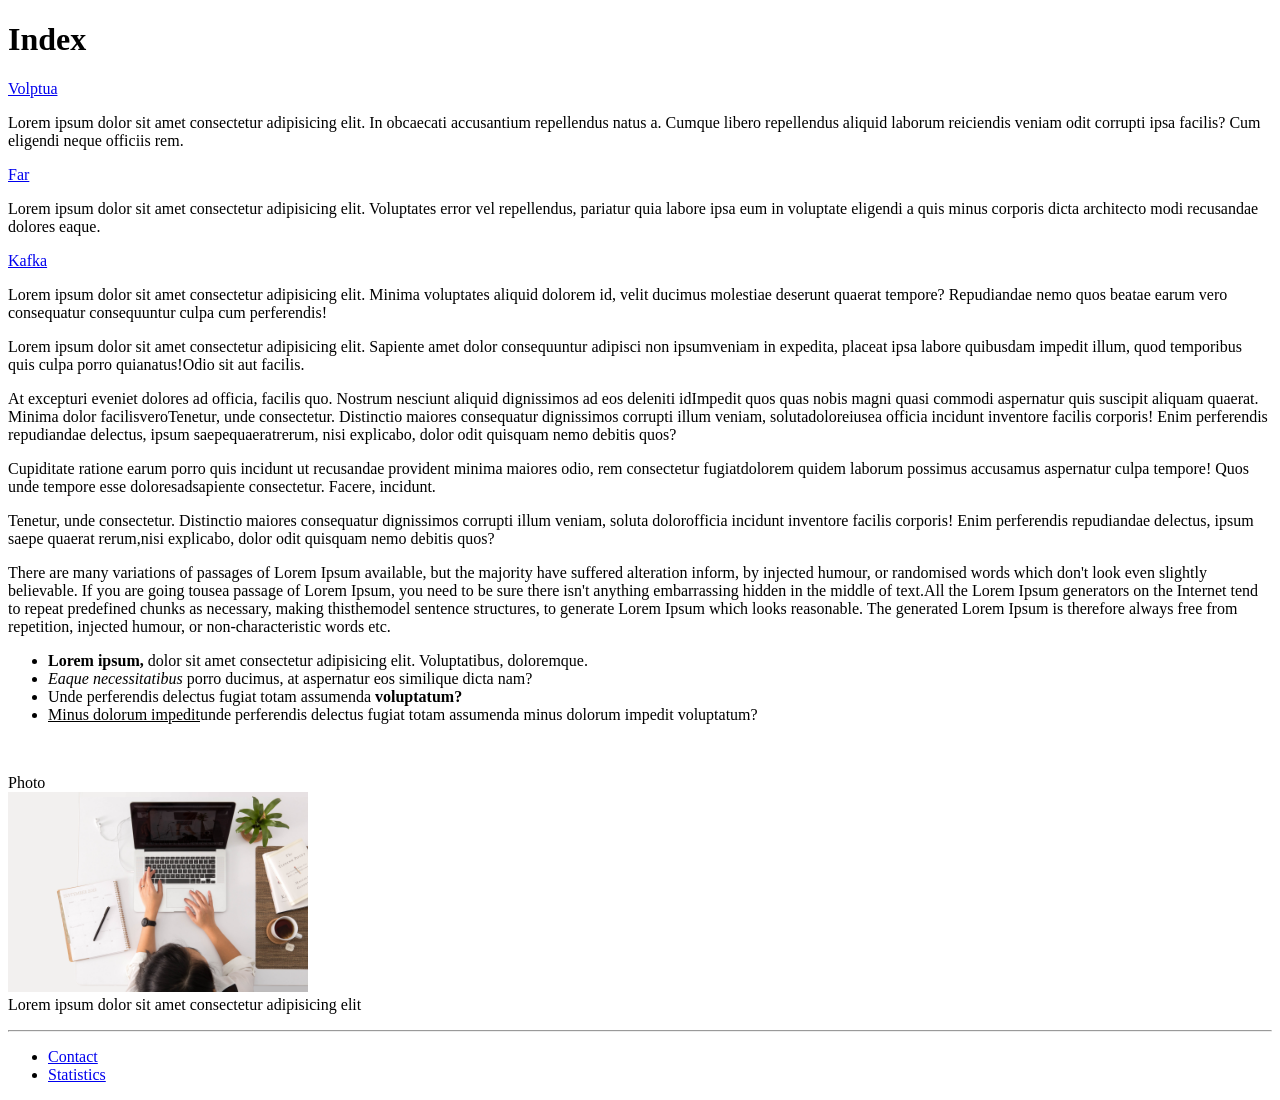
<file: Assignment_GeorgianaMiron_1/Index.html>
<!DOCTYPE html>
<html lang="en">

<head>
    <meta charset="UTF-8">
    <meta http-equiv="X-UA-Compatible" content="IE=edge">
    <meta name="viewport" content="width=device-width, initial-scale=1.0">
    <title>Index</title>
</head>

<body>
    <h1>Index</h1>
    <div id="some-id">  <!-- ca sa scrollam pe pagina la click-->
        <p>
            <a href="#voluptua">Volptua</a>
        <div id="voluptua">
            Lorem ipsum dolor sit amet consectetur adipisicing elit. In obcaecati accusantium repellendus natus a.
            Cumque libero repellendus aliquid laborum reiciendis veniam odit corrupti ipsa facilis? Cum eligendi neque
            officiis rem.
        </div>
        </p>
        <p>
            <a href="#far">Far</a>
        <div id="far">
            Lorem ipsum dolor sit amet consectetur adipisicing elit. Voluptates error vel repellendus, pariatur quia
            labore ipsa eum in voluptate eligendi a quis minus corporis dicta architecto modi recusandae dolores eaque.
        </div>
        </p>
        <p>
            <a href="#kafka">Kafka</a>
        <div id="kafka">
            Lorem ipsum dolor sit amet consectetur adipisicing elit. Minima voluptates aliquid dolorem id, velit ducimus
            molestiae deserunt quaerat tempore? Repudiandae nemo quos beatae earum vero consequatur consequuntur culpa
            cum perferendis!
        </div>
        </p>
    </div>
<!-- ca sa scrollam pe pagina la click-->



    <div>
        <p>
            Lorem ipsum dolor sit amet consectetur adipisicing elit. Sapiente amet dolor consequuntur adipisci non
            ipsumveniam in expedita, placeat ipsa labore quibusdam impedit illum, quod temporibus quis culpa porro
            quianatus!Odio sit aut facilis.
        </p>
        <p>
            At excepturi eveniet dolores ad officia, facilis quo. Nostrum nesciunt aliquid dignissimos ad eos deleniti
            idImpedit quos quas nobis magni quasi commodi aspernatur quis suscipit aliquam quaerat. Minima dolor
            facilisveroTenetur, unde consectetur. Distinctio maiores consequatur dignissimos corrupti illum veniam,
            solutadoloreiusea officia incidunt inventore facilis corporis! Enim perferendis repudiandae delectus, ipsum
            saepequaeratrerum, nisi explicabo, dolor odit quisquam nemo debitis quos?
        </p>
        <p>
            Cupiditate ratione earum porro quis incidunt ut recusandae provident minima maiores odio, rem consectetur
            fugiatdolorem quidem laborum possimus accusamus aspernatur culpa tempore! Quos unde tempore esse
            doloresadsapiente consectetur. Facere, incidunt.
        </p>
        <p>
            Tenetur, unde consectetur. Distinctio maiores consequatur dignissimos corrupti illum veniam, soluta
            dolorofficia incidunt inventore facilis corporis! Enim perferendis repudiandae delectus, ipsum saepe quaerat
            rerum,nisi explicabo, dolor odit quisquam nemo debitis quos?
        </p>
        <p>
            There are many variations of passages of Lorem Ipsum available, but the majority have suffered alteration
            inform, by injected humour, or randomised words which don't look even slightly believable. If you are going
            tousea passage of Lorem Ipsum, you need to be sure there isn't anything embarrassing hidden in the middle of
            text.All the Lorem Ipsum generators on the Internet tend to repeat predefined chunks as necessary, making
            thisthemodel sentence structures, to generate Lorem Ipsum which looks reasonable. The generated Lorem Ipsum
            is
            therefore always free from repetition, injected humour, or non-characteristic words etc.
        </p>
    </div>

    <ul>
        <li>
            <strong>Lorem ipsum,</strong> dolor sit amet consectetur adipisicing elit. Voluptatibus, doloremque.
        </li>
        <li>
            <i>Eaque necessitatibus</i> porro ducimus, at aspernatur eos similique dicta nam?
        </li>
        <li>
            Unde perferendis delectus fugiat totam assumenda <b> voluptatum?</b>
        </li>
        <li>
            <u>Minus dolorum impedit</u>unde perferendis delectus fugiat totam assumenda minus dolorum impedit
            voluptatum?
        </li>
    </ul>
    <br>

    <p> Photo <br> <img src="avel-chuklanov-DUmFLtMeAbQ-unsplash.jpg" width="300px" height="200px"
            alt="missing picture"><br>Lorem ipsum dolor sit amet consectetur adipisicing elit
    </p>

    <hr>

    <ul>
        <li>
            <a href="Contact.html">Contact</a>
        </li>
        <li>
            <a href="Statistics.html">Statistics</a>
        </li>
    </ul>
</body>

</html>
</file>
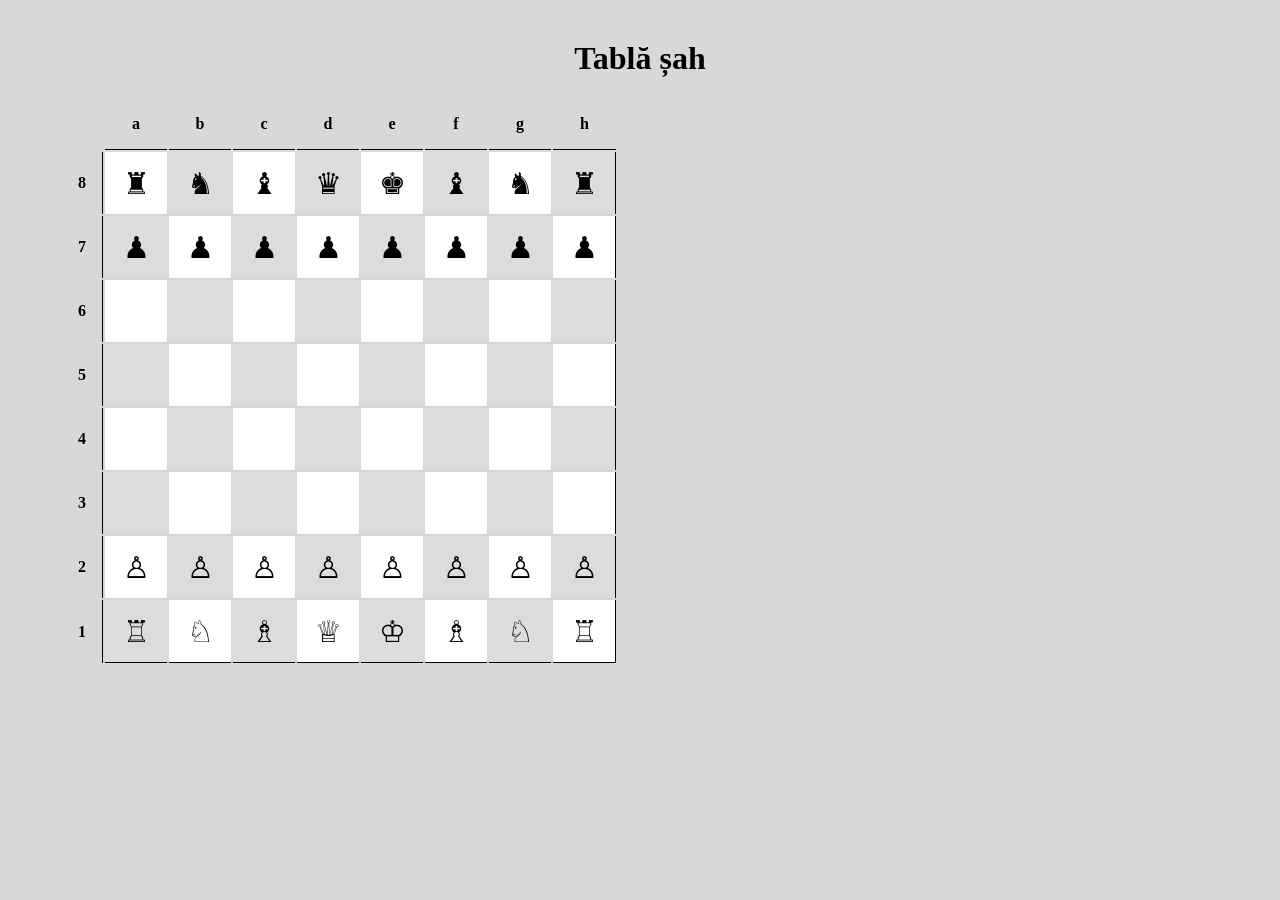
<file: Assignment_GeorgianaMiron_2_chess/index.html>
<!DOCTYPE html>
<html>

<head>
  <title>tabla sah </title>
  <meta charset="UTF-8">
  <link rel="stylesheet" href="style.css">
</head>

<body>
  <h1>Tablă șah</h1>

  <table class="chess-table">
    <tbody>
      <tr>
        <th></th>
        <th>a</th>
        <th>b</th>
        <th>c</th>
        <th>d</th>
        <th>e</th>
        <th>f</th>
        <th>g</th>
        <th>h</th>
      </tr>
      <tr>
        <th>8</th>
        <td class="light">&#9820</td>
        <td class="dark">&#9822</td>
        <td class="light">&#9821</td>
        <td class="dark">&#9819</td>
        <td class="light">&#9818</td>
        <td class="dark">&#9821</td>
        <td class="light">&#9822</td>
        <td class="dark">&#9820</td>
      </tr>
      <tr>
        <th>7</th>
        <td class="dark">&#9823</td>
        <td class="light">&#9823</td>
        <td class="dark">&#9823</td>
        <td class="light">&#9823</td>
        <td class="dark">&#9823</td>
        <td class="light">&#9823</td>
        <td class="dark">&#9823</td>
        <td class="light">&#9823</td>
      </tr>
      <tr>
        <th>6</th>
        <td class="light"></td>
        <td class="dark"></td>
        <td class="light"></td>
        <td class="dark"></td>
        <td class="light"></td>
        <td class="dark"></td>
        <td class="light"></td>
        <td class="dark"></td>
      </tr>
      <tr>
        <th>5</th>
        <td class="dark"></td>
        <td class="light"></td>
        <td class="dark"></td>
        <td class="light"></td>
        <td class="dark"></td>
        <td class="light"></td>
        <td class="dark"></td>
        <td class="light"></td>
      </tr>
      <tr>
        <th>4</th>
        <td class="light"></td>
        <td class="dark"></td>
        <td class="light"></td>
        <td class="dark"></td>
        <td class="light"></td>
        <td class="dark"></td>
        <td class="light"></td>
        <td class="dark"></td>
      </tr>
      <tr>
        <th>3</th>
        <td class="dark"></td>
        <td class="light"></td>
        <td class="dark"></td>
        <td class="light"></td>
        <td class="dark"></td>
        <td class="light"></td>
        <td class="dark"></td>
        <td class="light"></td>
      </tr>
      <tr>
        <th>2</th>
        <td class="light">&#9817</td>
        <td class="dark">&#9817</td>
        <td class="light">&#9817</td>
        <td class="dark">&#9817</td>
        <td class="light">&#9817</td>
        <td class="dark">&#9817</td>
        <td class="light">&#9817</td>
        <td class="dark">&#9817</td>
      </tr>
      <tr>
        <th>1</th>
        <td class="dark">&#9814</td>
        <td class="light">&#9816</td>
        <td class="dark">&#9815</td>
        <td class="light">&#9813</td>
        <td class="dark">&#9812</td>
        <td class="light">&#9815</td>
        <td class="dark">&#9816</td>
        <td class="light">&#9814</td>
      </tr>
    </tbody>
  </table>
</body>

</html>
</file>
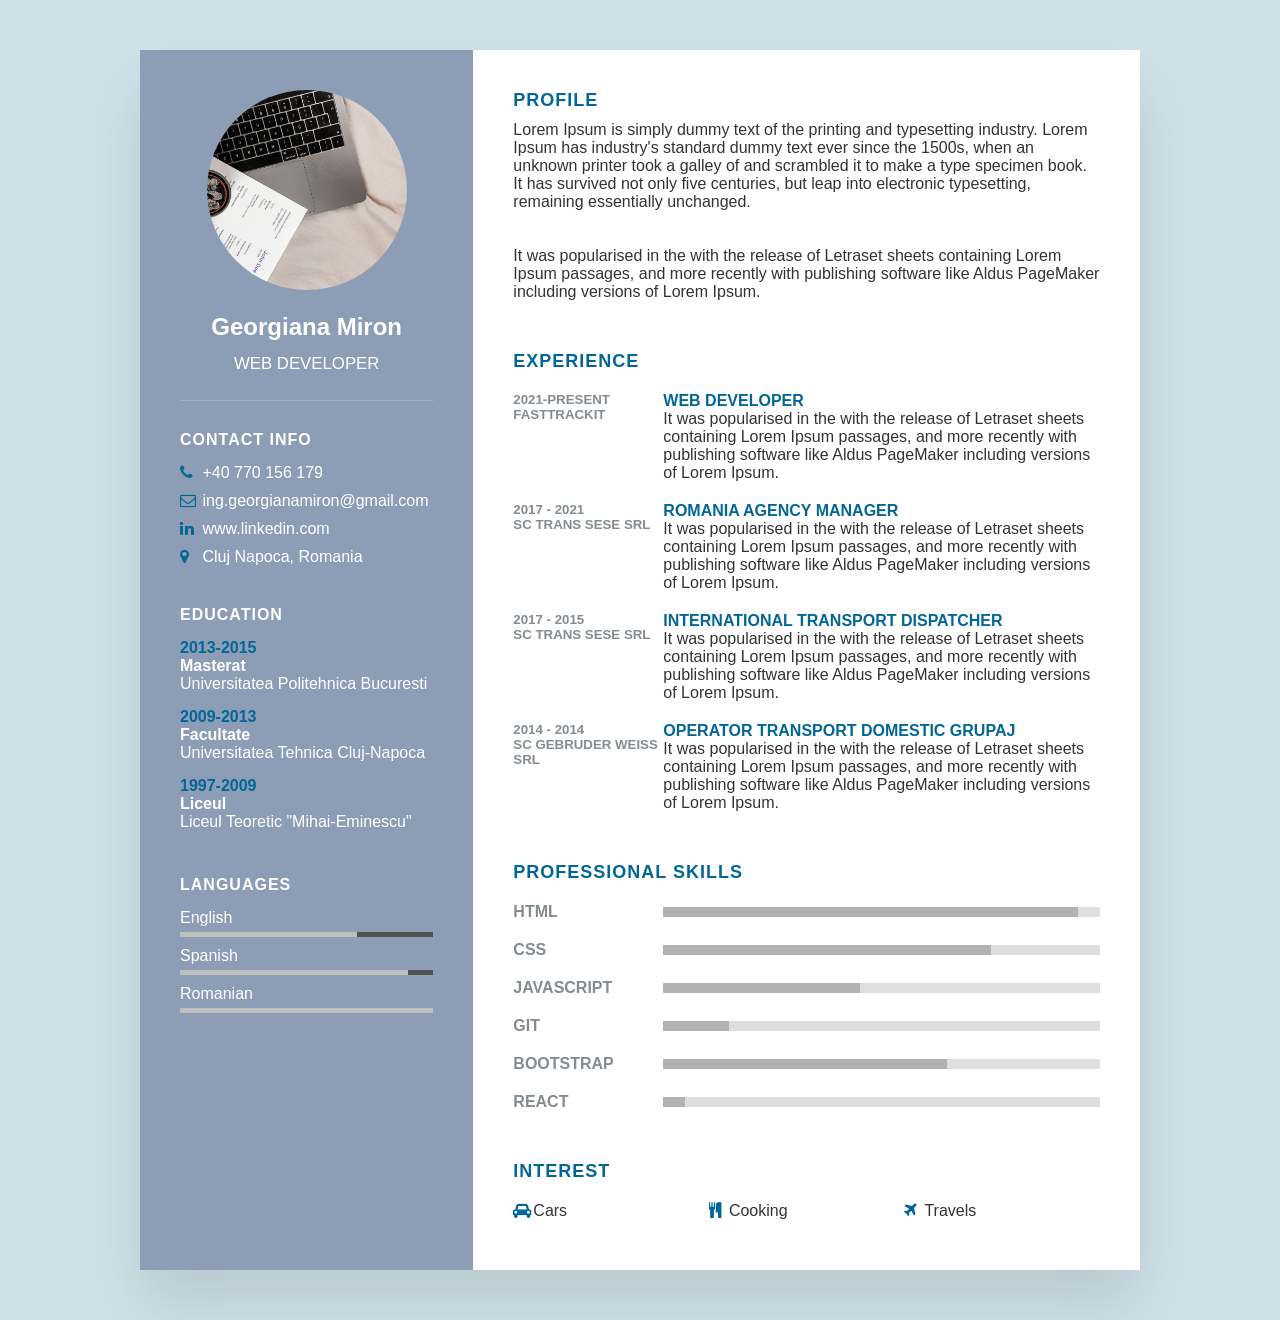
<file: Assignment_GeorgianaMiron_2_CV/index.html>
<!DOCTYPE html>
<html lang="en">

<head>
    <meta charset="UTF-8">
    <meta http-equiv="X-UA-Compatible" content="IE=edge">
    <meta name="viewport" content="width=device-width, initial-scale=1.0">
    <title>Responsive CV Miron Georgiana</title>
    <link rel="stylesheet" href="style.css">
    <link rel="stylesheet" href="https://cdnjs.cloudflare.com/ajax/libs/font-awesome/4.7.0/css/font-awesome.css"
        integrity="sha512-5A8nwdMOWrSz20fDsjczgUidUBR8liPYU+WymTZP1lmY9G6Oc7HlZv156XqnsgNUzTyMefFTcsFH/tnJE/+xBg=="
        crossorigin="anonymous" referrerpolicy="no-referrer" />
</head>

<body>
    <div class="container">

        <!-- ----------------------------------LEFT SIDE ------------------------------------------->
        <div class="left_side">
            <div class="profileText">
                <div class="imgBx">
                    <img src="unsplash.jpg">
                </div>
                <h2>Georgiana Miron<br><span>Web Developer</span></h2>
            </div>

            <!-- -------------------------CONTACT INFO ------------------------------->
            <div class="contactInfo">
                <h3 class="title">Contact Info</h3>

                <ul>
                    <li>
                        <span class="icon"><i class="fa fa-phone" aria-hidden="true"></i>
                        </span>
                        <span class="text">+40 770 156 179 </span>
                    </li>
                    <li>
                        <span class="icon"><i class="fa fa-envelope-o" aria-hidden="true"></i></span>
                        <span class="text">ing.georgianamiron@gmail.com</span>
                    </li>
                    <li>
                        <span class="icon"><i class="fa fa-linkedin" aria-hidden="true"></i></span>
                        <span class="text">www.linkedin.com</span>
                    </li>
                    <li>
                        <span class="icon"><i class="fa fa-map-marker" aria-hidden="true"></i></span>
                        <span class="text">Cluj Napoca, Romania</span>
                    </li>
                </ul>
            </div>


            <!-- -------------------EDUCATION------------------------------->

            <div class="contactInfo education">
                <h3 class="title">Education</h3>

                <ul>
                    <li>
                        <h5>2013-2015</h5>
                        <h4>Masterat</h4>
                        <h4>Universitatea Politehnica Bucuresti</h4>
                    </li>
                    <li>
                        <h5>2009-2013</h5>
                        <h4>Facultate</h4>
                        <h4>Universitatea Tehnica Cluj-Napoca</h4>
                    </li>
                    <li>
                        <h5>1997-2009</h5>
                        <h4>Liceul</h4>
                        <h4>Liceul Teoretic "Mihai-Eminescu"</h4>
                    </li>
                </ul>
            </div>

            <!-- -------------------LANGUAGES------------------------------>

            <div class="contactInfo language">
                <h3 class="title">Languages</h3>

                <ul>
                    <li>
                        <span class="text">English</span>
                        <span class="percent">
                            <div style="width: 70%"></div>
                        </span>

                    </li>
                    <li>
                        <span class="text">Spanish</span>
                        <span class="percent">
                            <div style="width: 90%;"></div>
                        </span>

                    </li>
                    <li>
                        <span class="text">Romanian</span>
                        <span class="percent">
                            <div style="width: 100%;"></div>
                        </span>

                    </li>
                </ul>
            </div>
        </div>
        <!--fin-------------------------------------------LEFT SIDE ------------------------------------------->


        <!--------------------------------------------RIGHT SIDE ------------------------------------------->
        <div class="right_side">
            <div class="about">
                <h2 class="title2">Profile</h2>
                <p>Lorem Ipsum is simply dummy text of the printing and typesetting industry. Lorem Ipsum has
                    industry's standard dummy text ever since the 1500s, when an unknown printer took a galley of
                    and scrambled it to make a type specimen book. It has survived not only five centuries, but
                    leap into electronic typesetting, remaining essentially unchanged.
                </p><br><br>
                <p> It was popularised in the
                    with the release of Letraset sheets containing Lorem Ipsum passages, and more recently with
                    publishing software like Aldus PageMaker including versions of Lorem Ipsum.
                </p>
            </div>

            <!-------- about------->
            <div class="about">
                <h2 class="title2">Experience</h2>

                <div class="box">
                    <div class="year_company">
                        <h5>2021-Present</h5>
                        <h5>FastTrackIT</h5>
                    </div>
                    <div class="text">
                        <h4>Web Developer</h4>
                        <p>It was popularised in the
                            with the release of Letraset sheets containing Lorem Ipsum passages, and more recently with
                            publishing software like Aldus PageMaker including versions of Lorem Ipsum.</p>
                    </div>
                </div>

                <div class="box">
                    <div class="year_company">
                        <h5>2017 - 2021</h5>
                        <h5>SC TRANS SESE SRL</h5>
                    </div>
                    <div class="text">
                        <h4>Romania Agency Manager</h4>
                        <p>It was popularised in the
                            with the release of Letraset sheets containing Lorem Ipsum passages, and more recently with
                            publishing software like Aldus PageMaker including versions of Lorem Ipsum.</p>
                    </div>
                </div>

                <div class="box">
                    <div class="year_company">
                        <h5>2017 - 2015</h5>
                        <h5>SC TRANS SESE SRL</h5>
                    </div>
                    <div class="text">
                        <h4>International Transport Dispatcher</h4>
                        <p>It was popularised in the
                            with the release of Letraset sheets containing Lorem Ipsum passages, and more recently with
                            publishing software like Aldus PageMaker including versions of Lorem Ipsum.</p>
                    </div>
                </div>

                <div class="box">
                    <div class="year_company">
                        <h5>2014 - 2014</h5>
                        <h5>SC GEBRUDER WEISS SRL</h5>
                    </div>
                    <div class="text">
                        <h4>Operator Transport Domestic Grupaj</h4>
                        <p>It was popularised in the
                            with the release of Letraset sheets containing Lorem Ipsum passages, and more recently with
                            publishing software like Aldus PageMaker including versions of Lorem Ipsum.</p>
                    </div>
                </div>
            </div> <!-- div about-->

            <!------- skills ------->
            <div class="about skills">
                <h2 class="title2">Professional Skills</h2>
                <div class="box">
                    <h4>HTML</h4>
                    <div class="percent">
                        <div style="width:95%"></div>
                    </div>
                </div>
                <div class="box">
                    <h4>CSS</h4>
                    <div class="percent">
                        <div style="width:75%"></div>
                    </div>
                </div>
                <div class="box">
                    <h4>JavaScript</h4>
                    <div class="percent">
                        <div style="width:45%"></div>
                    </div>
                </div>
                <div class="box">
                    <h4>GIT</h4>
                    <div class="percent">
                        <div style="width:15%"></div>
                    </div>
                </div>
                <div class="box">
                    <h4>Bootstrap</h4>
                    <div class="percent">
                        <div style="width:65%"></div>
                    </div>
                </div>
                <div class="box">
                    <h4>React</h4>
                    <div class="percent">
                        <div style="width:5%"></div>
                    </div>
                </div>
            </div>
            <!----div skills ------->



            <!------------ interest -------------->

            <div class="about interest">
                <h2 class="title2">Interest</h2>
                <ul>
                    <li><i class="fa fa-car" aria-hidden="true"></i>Cars</li>
                    <li><i class="fa fa-cutlery" aria-hidden="true"></i>Cooking</li>
                    <li><i class="fa fa-plane" aria-hidden="true"></i>Travels</li>
                </ul>
            </div> <!-- div interest -->




        </div> <!-- div right size-->
    </div> <!-- div container-->
</body>

</html>
</file>
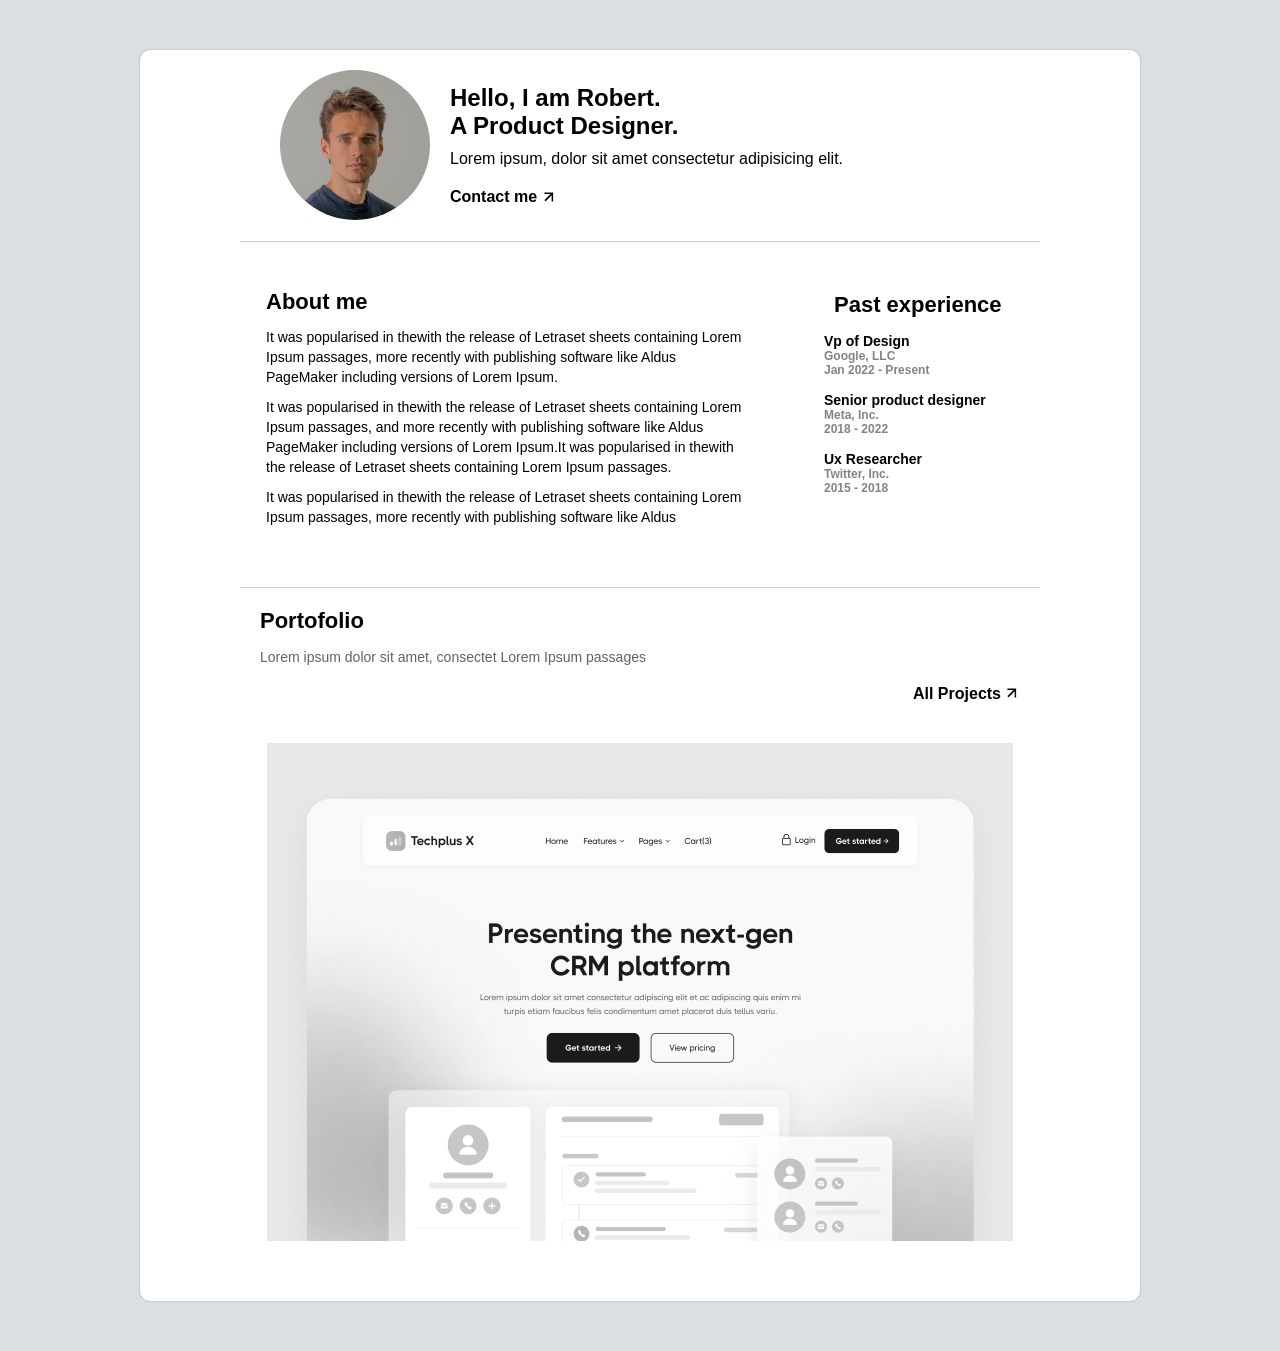
<file: Assignment_GeorgianaMiron_3/index.html>
<!DOCTYPE html>
<html lang="en">

<head>
    <meta charset="UTF-8">
    <meta http-equiv="X-UA-Compatible" content="IE=edge">
    <meta name="viewport" content="width=device-width, initial-scale=1.0">
    <title> Cv model </title>
    <link rel="stylesheet" href="style.css">
    <link 
        rel="stylesheet" 
        href="https://cdnjs.cloudflare.com/ajax/libs/font-awesome/4.7.0/css/font-awesome.css"
        integrity="sha512-5A8nwdMOWrSz20fDsjczgUidUBR8liPYU+WymTZP1lmY9G6Oc7HlZv156XqnsgNUzTyMefFTcsFH/tnJE/+xBg=="
        crossorigin="anonymous"
        referrerpolicy="no-referrer"
    />
</head>

<body>
    <div class="container">

        <!------------ Contact me ---------->
        <div class="top-side">
            <div class="top-container">
                <img class="img-bx" src="assets\unsplash.jpg">
    
                <div class="profile-text">
                    <h2>Hello, I am Robert.</h2>
                    <h2>A Product Designer.</h2>
                    <p>
                        Lorem ipsum, dolor sit amet consectetur adipisicing elit.
                    </p>
                    <a href="contact.html">Contact me</a>
                    <i class="fa fa-arrow-right submit-icon" aria-hidden="true"></i>
                </div>
            </div>
        </div><!-- contact me-->


        <div class="about">
            <div class="about-container">
                <div class="side-container left-side">
                    <h3>About me</h3>
                    <p>
                        It was popularised in thewith the release of Letraset sheets containing Lorem Ipsum passages,
                        more recently with publishing software like Aldus PageMaker including versions of Lorem Ipsum.
                    </p>

                    <p>
                        It was popularised in thewith the release of Letraset sheets containing Lorem Ipsum passages, and
                        more recently with publishing software like Aldus PageMaker including versions of Lorem Ipsum.It
                        was popularised in thewith the release of Letraset sheets containing Lorem Ipsum passages.
                    </p>
                    <p>
                        It was popularised in thewith the release of Letraset sheets containing Lorem Ipsum passages,
                        more recently with publishing software like Aldus
                    </p>

                </div>

                <div class="side-container right-side">
                    <h3>Past experience</h3>

                    <div class="year-text">
                        <h5>Vp of Design</h5>
                        <h6>Google, LLC</h6>
                        <h6>Jan 2022 - Present</h6>
                    </div>

                    <div class="year-text">
                        <h5>Senior product designer</h5>
                        <h6>Meta, Inc.</h6>
                        <h6>2018 - 2022</h6>
                    </div>

                    <div class="year-text">
                        <h5>Ux Researcher</h5>
                        <h6>Twitter, Inc.</h6>
                        <h6>2015 - 2018</h6>
                    </div>

                </div>
            </div>
        </div> <!-- about me -->

      

        <div class="about-projects"> 
            <h3>Portofolio</h3> 
            <div class="text-project">
                <p>
                    Lorem ipsum dolor sit amet, consectet Lorem Ipsum passages
                </p>
            </div>

            <div class="link-project">
                <a href="portofolio.html">All Projects 
                    <i class="fa fa-arrow-right submit-icon" aria-hidden="true"></i>
                </a>
                
            </div>

            <div class="photo">
                <img src="assets\portfolio.png">
            </div>
        </div>




    </div>




</body>

</html>
</file>
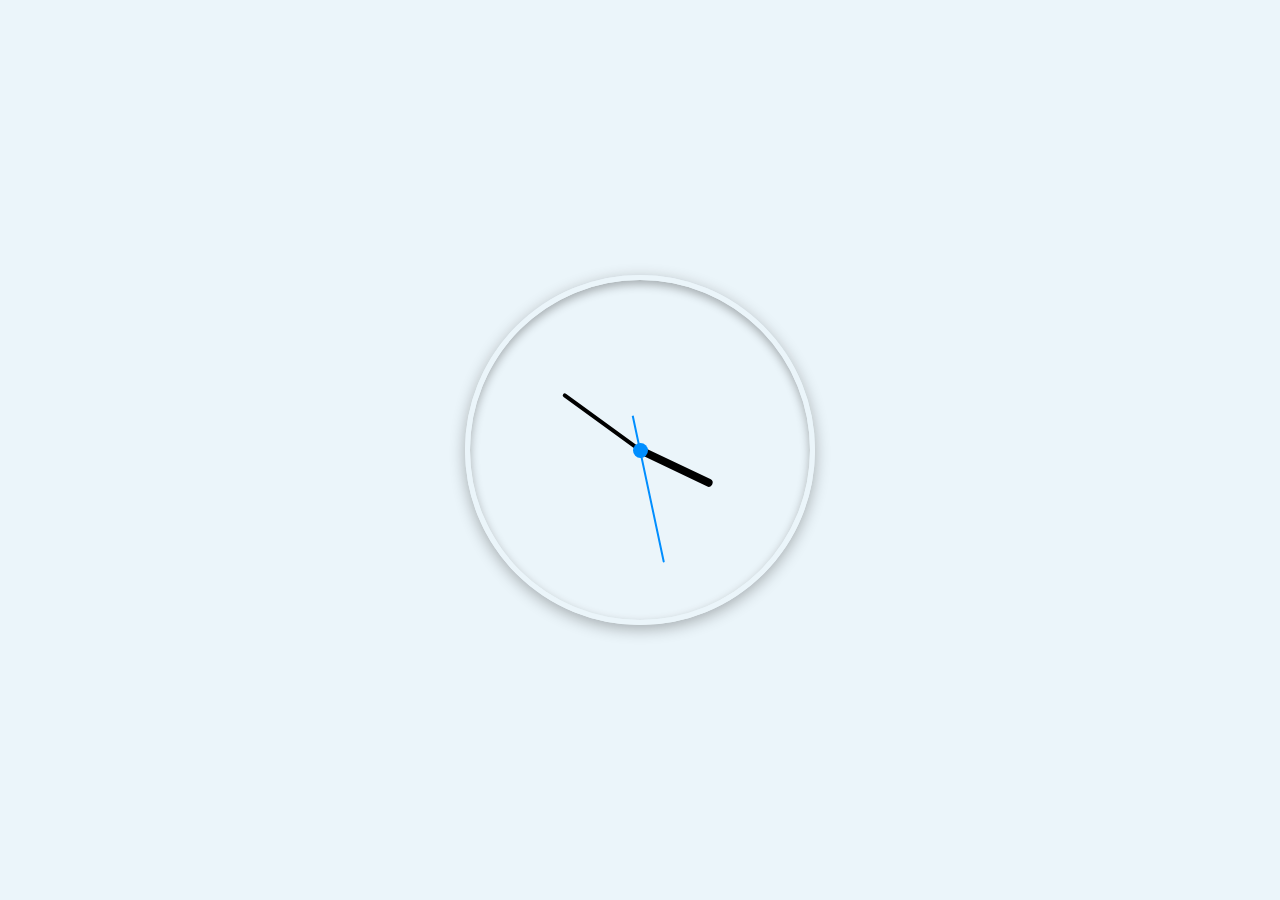
<file: Assignment_GeorgianaMiron_9_watch/index.html>
<!DOCTYPE html>
<html lang="en">
  <!-- Design by foolishdeveloper.com -->
<head>
    <meta charset="UTF-8">
    <meta name="viewport" content="width=device-width, initial-scale=1.0">
    <title> Analog Clock </title>
    <link rel="stylesheet" href="style.css">
</head>

<body>

 <div class="clock">
   <div class="hour">
      <div class ="hr" id="hr"></div>
   </div>
   <div class="min">
      <div class="mn" id="mn" ></div>
   </div>
   <div class="sec">
       <div class="sc" id="sc"></div>
   </div>
</div>


<script src="script.js"></script>
</body>
</html>
</file>
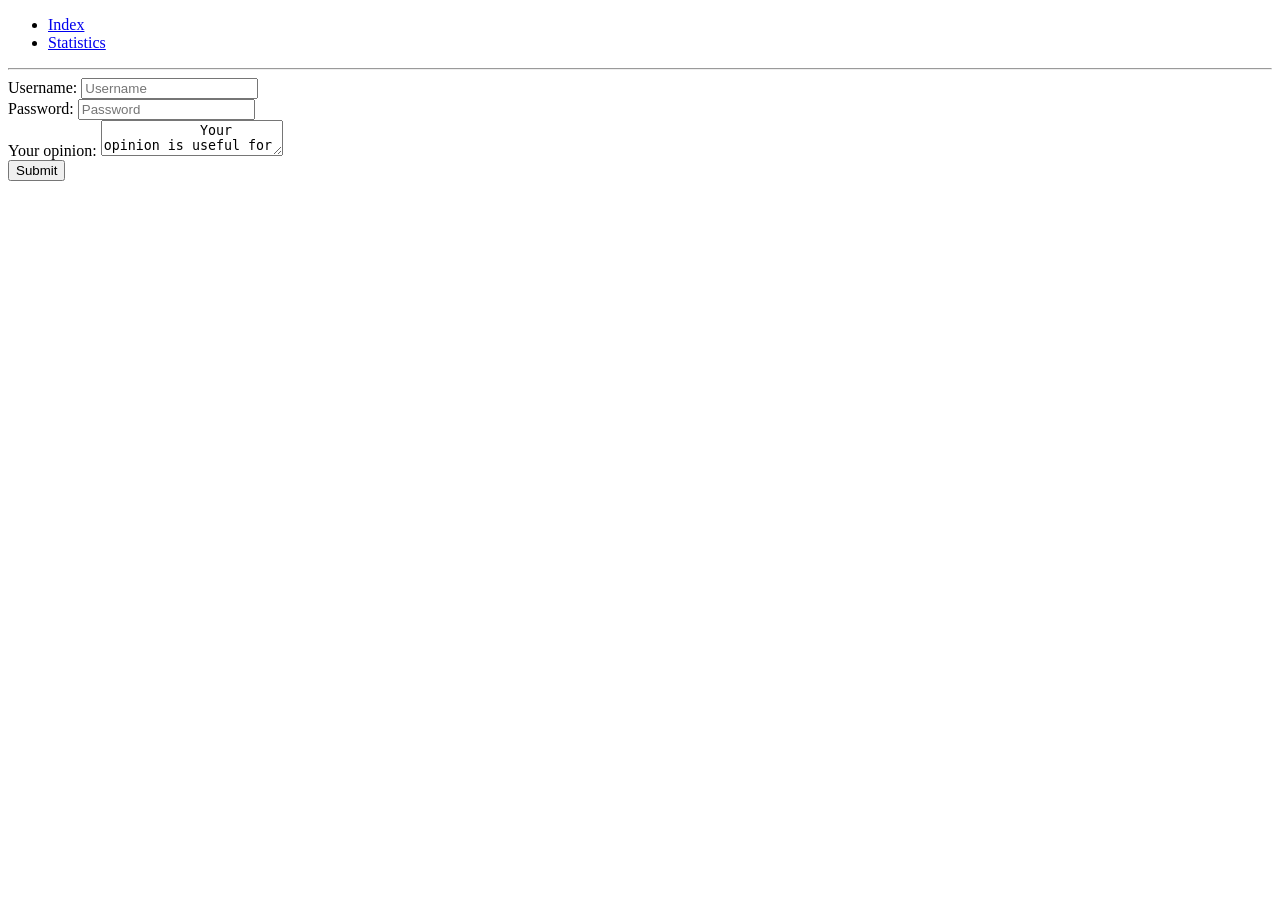
<file: Assignment_GeorgianaMiron_1/Contact.html>
<!DOCTYPE html>
<html lang="en">

<head>
    <meta charset="UTF-8">
    <meta http-equiv="X-UA-Compatible" content="IE=edge">
    <meta name="viewport" content="width=device-width, initial-scale=1.0">
    <title>Contact</title>
</head>

<body>
    <div>
        <ul>
            <li><a href="Index.html">Index</a></li>
            <li><a href="Statistics.html">Statistics</a></li>
        </ul>
    </div>

    <hr>

    <form>
        <label>
            Username:
        </label>
        <input type="text" name="username" placeholder="Username">
        <br>
        <label>
            Password:
        </label>
        <input type="password" name="password" placeholder="Password">
        <br>
        <label>
            Your opinion:
        </label>
        <textarea>
            Your opinion is useful for me!
        </textarea>
        <br>
        <button type="submit">Submit</button>
    </form>

</body>

</html>
</file>
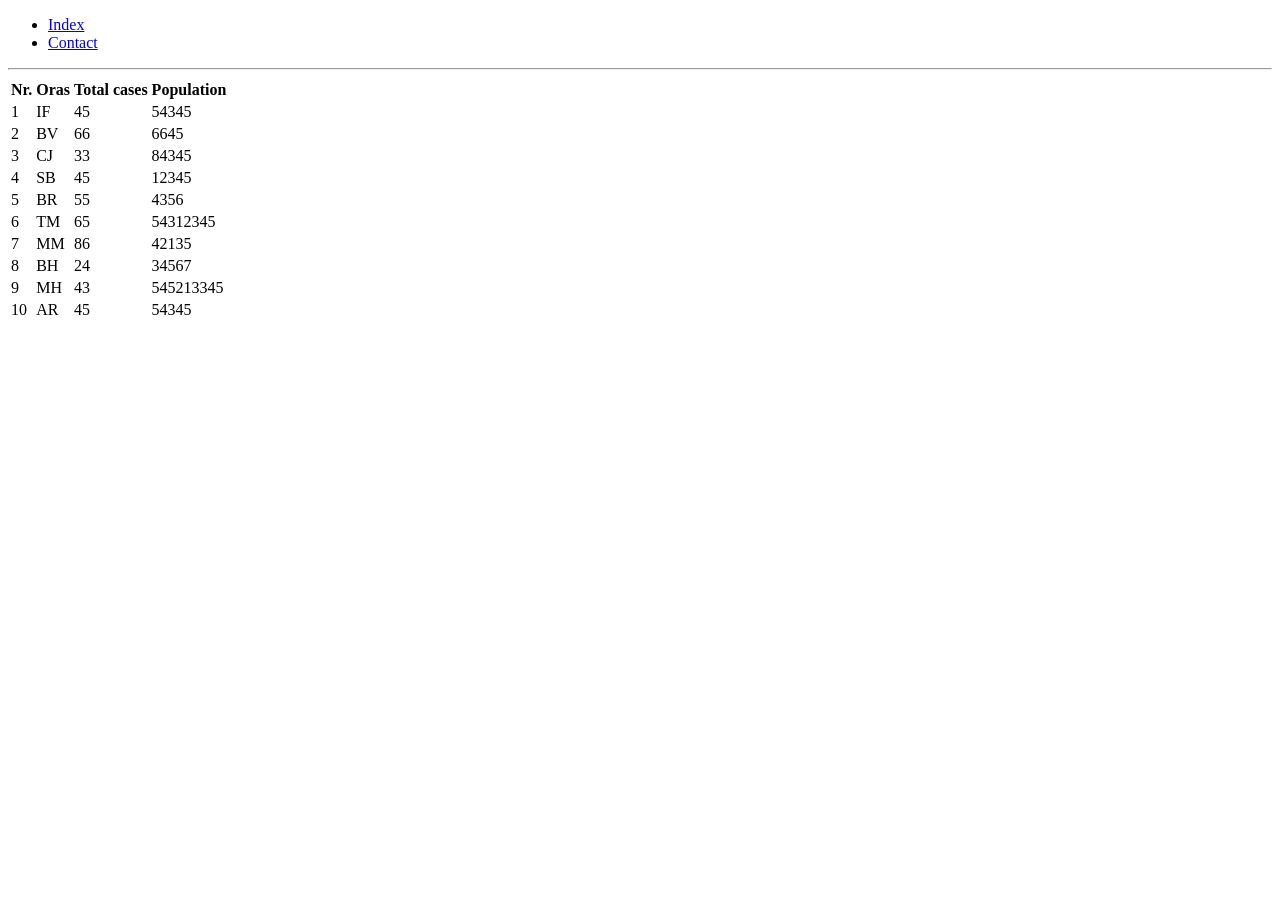
<file: Assignment_GeorgianaMiron_1/Statistics.html>
<!DOCTYPE html>
<html lang="en">

<head>
    <meta charset="UTF-8">
    <meta http-equiv="X-UA-Compatible" content="IE=edge">
    <meta name="viewport" content="width=device-width, initial-scale=1.0">
    <title>Statistics</title>
</head>

<body>
    <div>
        <ul>
            <li>
                <a href="Index.html">Index</a>
            </li>
            <li>
                <a href="Contact.html">Contact</a>
            </li>
        </ul>

        <hr>

        <table>
            <tr>
                <th>
                    Nr.
                </th>
                <th>
                    Oras
                </th>
                <th>
                    Total cases
                </th>
                <th>
                    Population
                </th>
            </tr>
            <tr>
                <td>
                    1
                </td>
                <td>
                    IF
                </td>
                <td>
                    45
                </td>
                <td>
                    54345
                </td>
            </tr>
            <tr>
                <td>
                    2
                </td>
                <td>
                    BV
                </td>
                <td>
                    66
                </td>
                <td>
                    6645
                </td>
            </tr>
            <tr>
                <td>
                    3
                </td>
                <td>
                    CJ
                </td>
                <td>
                    33
                </td>
                <td>
                    84345
                </td>
            </tr>
            <tr>
                <td>
                    4
                </td>
                <td>
                    SB
                </td>
                <td>
                    45
                </td>
                <td>
                    12345
                </td>
            </tr>
            <tr>
                <td>
                    5
                </td>
                <td>
                    BR
                </td>
                <td>
                    55
                </td>
                <td>
                    4356
                </td>
            </tr>
            <tr>
                <td>
                    6
                </td>
                <td>
                    TM
                </td>
                <td>
                    65
                </td>
                <td>
                    54312345
                </td>
            </tr>
            <tr>
                <td>
                    7
                </td>
                <td>
                    MM
                </td>
                <td>
                    86
                </td>
                <td>
                    42135
                </td>
            </tr>
            <tr>
                <td>
                    8
                </td>
                <td>
                    BH
                </td>
                <td>
                    24
                </td>
                <td>
                    34567
                </td>
            </tr>
            <tr>
                <td>
                    9
                </td>
                <td>
                    MH
                </td>
                <td>
                    43
                </td>
                <td>
                    545213345
                </td>
            </tr>
            <tr>
                <td>
                    10
                </td>
                <td>
                    AR
                </td>
                <td>
                    45
                </td>
                <td>
                    54345
                </td>
            </tr>

        </table>
    </div>

</body>
</html>
</file>
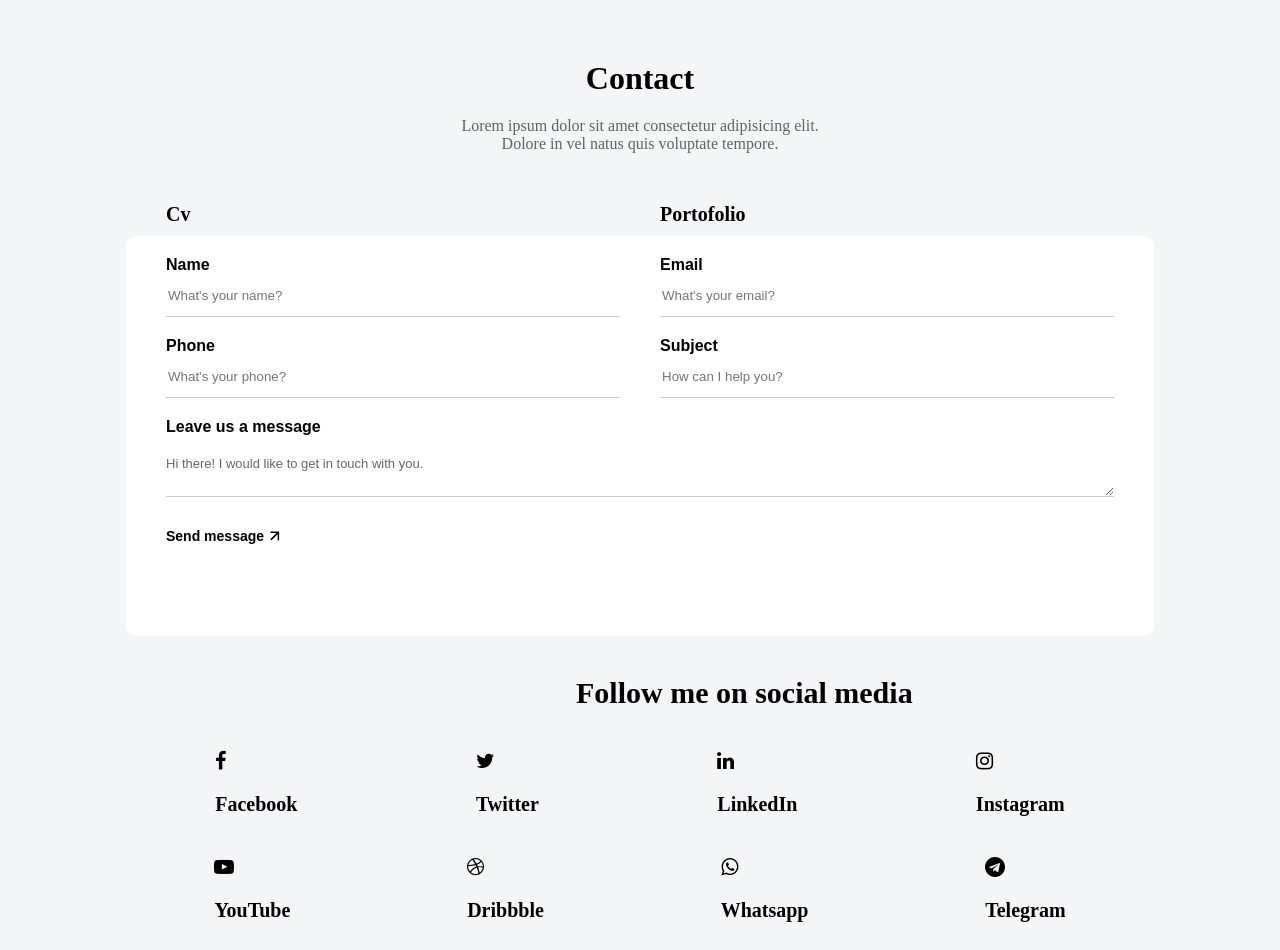
<file: Assignment_GeorgianaMiron_3/contact.html>
<!DOCTYPE html>
<html lang="en">

<head>
    <meta charset="UTF-8">
    <meta http-equiv="X-UA-Compatible" content="IE=edge">
    <meta name="viewport" content="width=device-width, initial-scale=1.0">
    <title> Contact </title>
    <link rel="stylesheet" href="contact.css">
    <link
        rel="stylesheet"
        href="https://cdnjs.cloudflare.com/ajax/libs/font-awesome/4.7.0/css/font-awesome.css"
        integrity="sha512-5A8nwdMOWrSz20fDsjczgUidUBR8liPYU+WymTZP1lmY9G6Oc7HlZv156XqnsgNUzTyMefFTcsFH/tnJE/+xBg=="
        crossorigin="anonymous"
        referrerpolicy="no-referrer"
    />
</head>

<body>

    <div class="page-contact">

        <div class="about-contact">
            <h2>Contact</h2>
            <p>Lorem ipsum dolor sit amet consectetur adipisicing elit. Dolore in vel natus quis voluptate tempore.</p>

            <div class="about-link-container">
              <a class="about-link" href="index.html">Cv</a>
              <a class="about-link" href="portofolio.html">Portofolio</a>
            </div>
        </div>

        <div class="contact-form">
          <div class="input-container">

              <div class="input-box">
                <label for="name">Name</label>
                <input type="text" name="name" id="name" placeholder="What's your name?">
              </div>
              <div class="input-box">
                <label for="email">Email</label>
                <input type="text" name="email" id="email" placeholder="What's your email?">
              </div>
          </div>
          <div class="input-container">
              <div class="input-box">
                <label for="phone">Phone</label>
                <input type="number" name="phone" id="phone" placeholder="What's your phone?">
              </div>

              <div class="input-box">
                <label for="subject">Subject</label>
                <input type="text" name="subject" id="subject" placeholder="How can I help you?">
              </div>
          </div>

          <div class="input-box textarea-container">
            <label for="msg">Leave us a message</label>
            <textarea id="msg" name="user-message">Hi there! I would like to get in touch with you.</textarea>
          </div>

          <div class="submit-button-container">
            <button class="submit-button" type="submit" id="submit">Send message</button>
            <!-- <div class="icon submit-icon"> -->
              <i class="fa fa-arrow-right submit-icon" aria-hidden="true"></i>
            <!-- </div> -->
          </div>

        </div>

        <div class="contact-info">
            <h3>Follow me on social media</h3>

            <div class="top">
                <div class="box">
                    <div class="icon"><i class="fa fa-facebook" aria-hidden="true"></i>
                    </div>
                    <div class="text-icon">
                        <p id="facebook">Facebook</p>
                    </div>
                </div>

                <div class="box">
                    <div class="icon"><i class="fa fa-twitter" aria-hidden="true"></i>
                    </div>
                    <div class="text-icon">
                        <p id="twitter">Twitter</p>
                    </div>
                </div>

                <div class="box">
                    <div class="icon"><i class="fa fa-linkedin" aria-hidden="true"></i>
                    </div>
                    <div class="text-icon">
                        <p id="linkedin">LinkedIn</p>
                    </div>
                </div>

                <div class="box">
                    <div class="icon"><i class="fa fa-instagram" aria-hidden="true"></i>
                    </div>
                    <div class="text-icon">
                        <p id="insta">Instagram</p>
                    </div>
                </div>

            </div>


            <div class="down">

                <div class="box">
                    <div class="icon"><i class="fa fa-youtube-play" aria-hidden="true"></i>
                    </div>
                    <div class="text-icon">
                        <p id="youtube">YouTube</p>
                    </div>
                </div>

                <div class="box">
                    <div class="icon"><i class="fa fa-dribbble" aria-hidden="true"></i>
                    </div>
                    <div class="text-icon">
                        <p id="dribbble">Dribbble</p>
                    </div>
                </div>

                <div class="box">
                    <div class="icon"><i class="fa fa-whatsapp" aria-hidden="true"></i>
                    </div>
                    <div class="text-icon">
                        <p id="whatsapp">Whatsapp</p>
                    </div>
                </div>

                <div class="box">
                    <div class="icon"><i class="fa fa-telegram" aria-hidden="true"></i>
                    </div>
                    <div class="text-icon">
                        <p id="telegram">Telegram</p>
                    </div>
                </div>
            </div>


        </div>



    </div>
</body>

</html>
</file>
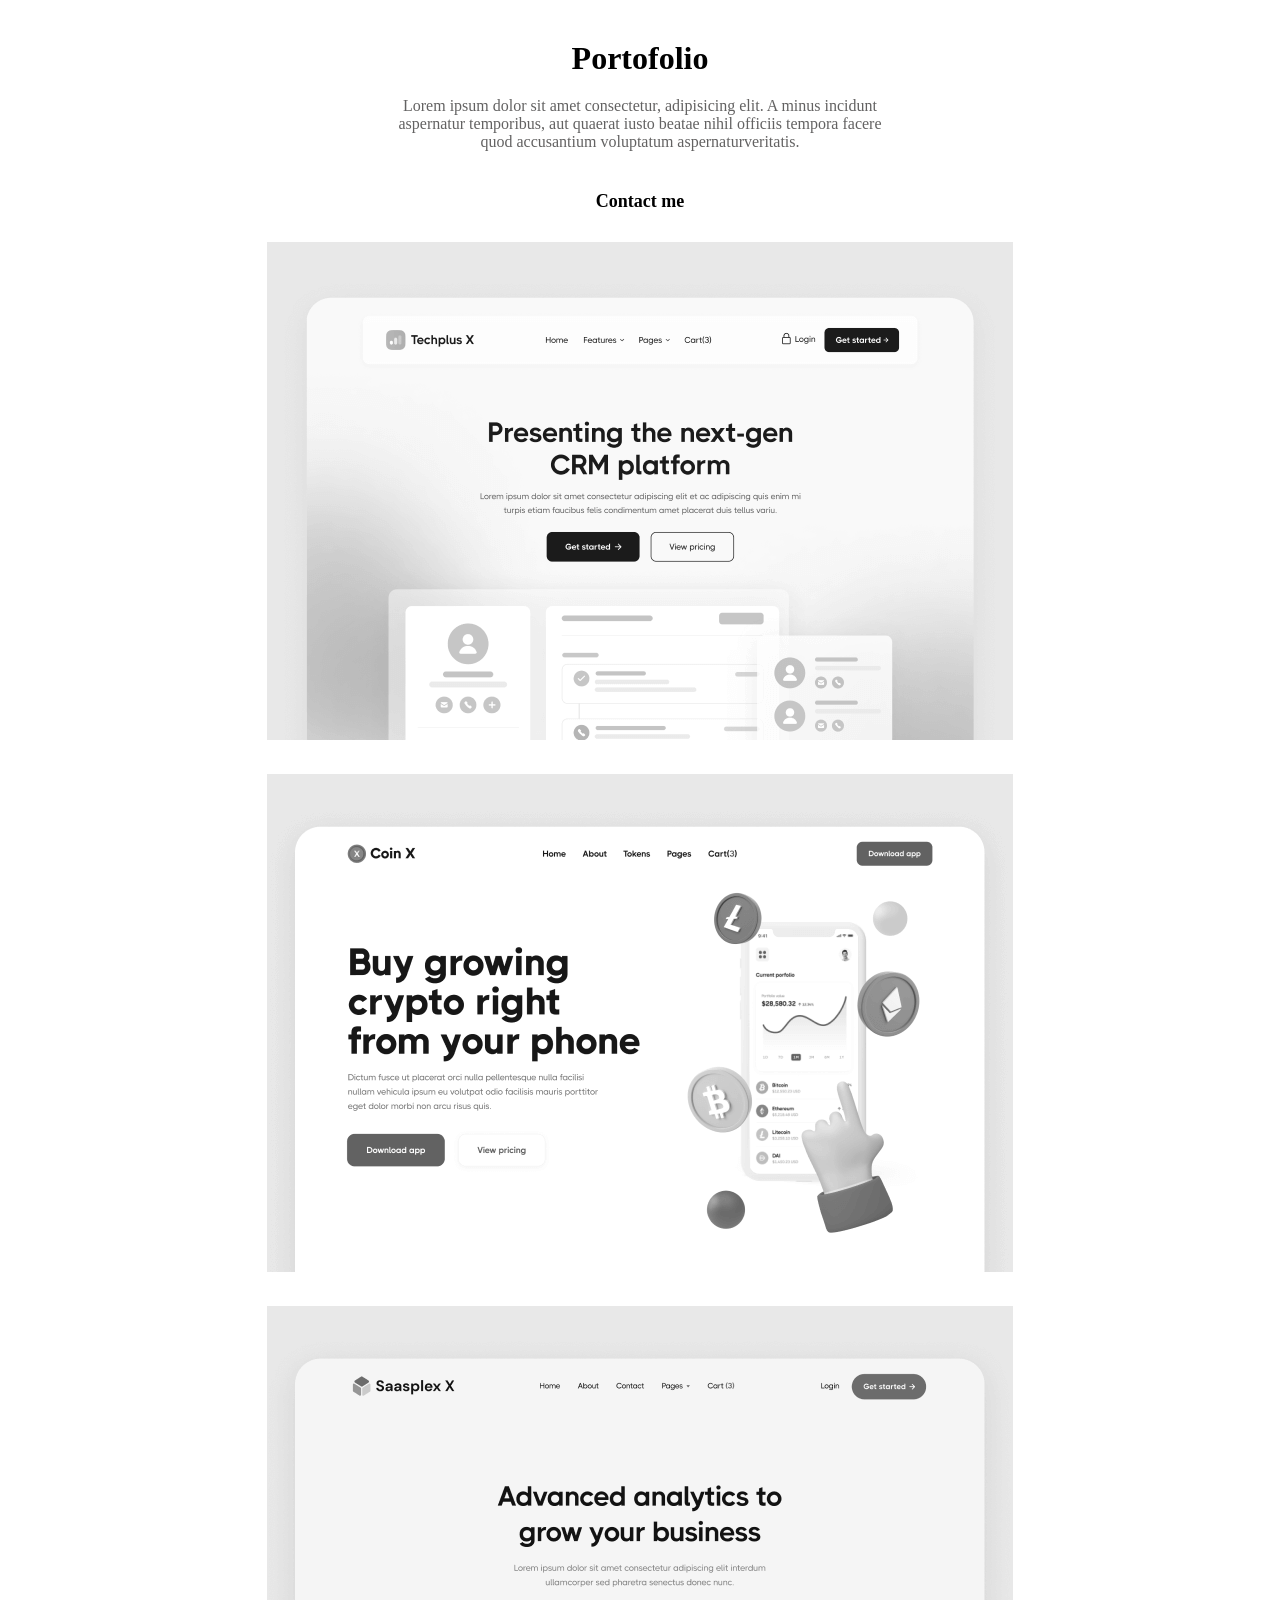
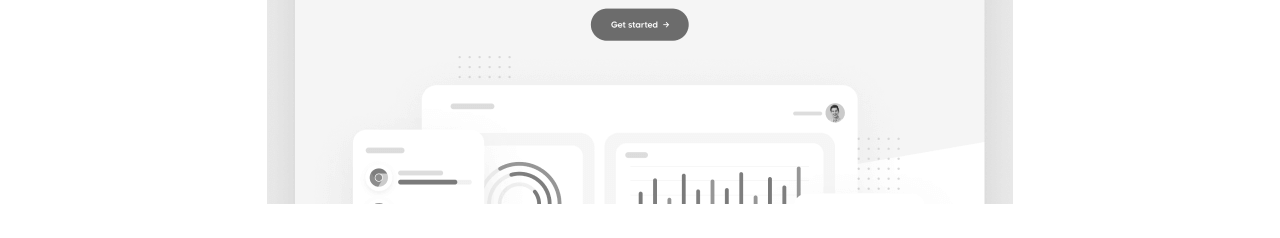
<file: Assignment_GeorgianaMiron_3/portofolio.html>
<!DOCTYPE html>
<html lang="en">

<head>
    <meta charset="UTF-8">
    <meta http-equiv="X-UA-Compatible" content="IE=edge">
    <meta name="viewport" content="width=device-width, initial-scale=1.0">
    <title>Portofolio</title>
    <link rel="stylesheet" href="portofolio.css">
</head>

<body>

    <div class="page-portofolio">

    <h2>Portofolio</h2>
    <p>Lorem ipsum dolor sit amet consectetur, adipisicing elit. A minus incidunt aspernatur temporibus, aut quaerat
    iusto beatae nihil officiis tempora facere quod accusantium voluptatum aspernaturveritatis.</p>

        <div class="about-contact">
            <a href="contact.html">Contact me
                
            </a>             
        </div>
    </div>

    <div class="photo-portofolio">
        <div class="p1">
            <img src="assets\portfolio.png">
        </div>

        <div class="p2">
            <img src="assets\crypto.png">
        </div>

        <div class="p3">
            <img src="assets\advanced.png">
        </div>
    </div>


</body>

</html>
</file>
<file: Assignment_GeorgianaMiron_2_chess/style.css>
* {
  background-color: rgb(214, 216, 218);
  margin: 20px;
}

h1 {
  text-align: center;
}

/* .chess-table .light {
  background: white;
}
.chess-table .dark {
  background: rgb(221, 219, 219);
} */

tr:nth-child(even) td:nth-child(even), 
tr:nth-child(odd) td:nth-child(odd) {
   background: white; 
  } 
tr:nth-child(odd) td:nth-child(even), 
tr:nth-child(even) td:nth-child(odd) {
   background: rgb(221, 219, 219); 
   }


.chess-table td {
  width: 2em;
  height: 2em;
  text-align: center;
  font-size: 30px;
}

/* .chess-table {
  border-spacing: 0;
  border-collapse: collapse;
} */

.chess-table th {
  padding: 1em;
}

.chess-table th + th {
  border-bottom: 1px solid #000;
}

.chess-table th:first-child,
.chess-table td:last-child {
  border-right: 1px solid #000;
}

.chess-table tr:last-child td {
  border-bottom: 1px solid;
}

.chess-table th:empty {
  border: none;
}
</file>
<file: Assignment_GeorgianaMiron_2_CV/style.css>
* {
  margin: 0;
  padding: 0;
  font-family: "Source Sans Pro", "Arial", sans-serif;
}

body {
  background-color: #cfe0e8;
  display: flex;
  justify-content: center;
  align-items: center;
  min-height: 100vh;
}

.container {
  position: relative;
  width: 100%;
  max-width: 1000px;
  min-height: 1000px;
  margin: 50px;
  background-color: #fff;
  display: grid;
  grid-template-columns: 1fr 2fr;
  box-shadow: 0 35px 55px rgba(0, 0, 0, 0.1);
}

.container .left_side {
  position: relative;
  background: #8d9db6;
  padding: 40px;
}

.profileText {
  position: relative;
  display: flex;
  flex-direction: column;
  align-items: center;
  padding-bottom: 20px;
  border-bottom: 1px solid rgba(255, 255, 255, 0.2);
}

.profileText .imgBx {
  position: relative;
  width: 200px;
  height: 200px;
  border-radius: 50%;
  overflow: hidden;
}

.profileText .imgBx img {
  position: absolute;
  top: 0;
  left: 0;
  width: 100%;
  height: 100%;
  object-fit: cover;
}

.profileText h2 {
  color: #fff;
  font-size: 1.5em;
  margin-top: 20px;
  text-align: center;
  font-weight: 600;
  line-height: 1.4em;
}

.profileText h2 span {
  font-size: 0.7em;
  font-weight: 400;
  text-transform: uppercase;
}

/* ------- CONTACT INFO -------- */

.contactInfo {
  padding-top: 30px;
}

.title {
  color: #fff;
  text-transform: uppercase;
  font-size: 1em;
  font-weight: 700;
  letter-spacing: 1px;
  margin-bottom: 15px;
}

.contactInfo ul {
  position: relative;
}

.contactInfo ul li {
  position: relative;
  list-style: none;
  margin: 10px 0;
  cursor: pointer;
}

.contactInfo ul li .icon {
  display: inline-block;
  width: 18px;
  font-size: 16px;
  color: #026796;
}

.contactInfo ul li span {
  color: #fff;
  font-weight: 200;
}

/*  fin ------- CONTACT INFO -------- */

/* ------- EDUCATION -------- */

.contactInfo.education .title {
  color: #fff;
  text-transform: uppercase;
  font-size: 1em;
  font-weight: 700;
  letter-spacing: 1px;
  margin-bottom: 15px;
}

.contactInfo.education li {
  margin-bottom: 15px;
}

.contactInfo.education h5 {
  color: #026796;
  font-weight: 700;
  font-size: 16px;
}

.contactInfo.education h4:nth-child(2) {
  color: #fff;
  font-weight: 600;
}

.contactInfo.education h4 {
  color: #fff;
  font-weight: 300;
}

/*  fin ------- EDUCATION -------- */

/* ------- LANGUAGES-------- */

.contactInfo.language .percent {
  position: relative;
  width: 100%;
  height: 5px;
  background: #515252;
  display: block;
  margin-top: 5px;
}

.contactInfo.language .percent div {
  position: absolute;
  /* top: 0;
  left: 0; */
  height: 100%;
  background: #c0bfbf;
}

/* fin ------- LANGUAGES-------- */

/* fin-------------------LEFT SIDE ------------------ */

/* ---------------------------RIGHT SIDE ----------------------- */

/* ---- about------ */
.container .right_side {
  position: relative;
  background: #fff;
  padding: 40px;
}

.about {
  margin-bottom: 50px;
}

.about:last-child {
  margin-bottom: 0;
}

.title2 {
  color: #026796;
  text-transform: uppercase;
  letter-spacing: 1px;
  font-size: 18px;
  margin-bottom: 10px;
}

p {
  color: #333;
}

.about .box {
  display: flex;
  flex-direction: row;
  margin: 20px 0;
}

.about .box .year_company {
  min-width: 150px;
}

.about .box .year_company h5 {
  text-transform: uppercase;
  color: #848c90;
  font-weight: 600;
  /* font-size: 12px; */
}

.about .box .text h4 {
  text-transform: uppercase;
  color: #026796;
  font-size: 16px;
}

/* fin---- about------ */

/* -------skills-------  */

.skills .box {
  position: relative;
  width: 100%;
  display: grid;
  grid-template-columns: 150px 1fr; /* the same with => min-width: 150px; */
  justify-content: center;
  align-items: center;
}

.skills .box h4 {
  text-transform: uppercase;
  color: #848c90;
  font-weight: 600;
}

.skills .box .percent {
  position: relative;
  width: 100%;
  height: 10px;
  background: #dfdede;
}

.skills .box .percent div {
  position: absolute;
  background: #b3b2b2;
  height: 100%;
}

/*  fin-------skills-------  */

/* ---------interest---------  */

.interest ul {
  display: grid;
  grid-template-columns: repeat(3, 1fr);
}

.interest ul li {
  list-style: none;
  color: #333;
  font-weight: 400;
  margin: 10px 0;
}

.interest ul li .fa {
  color: #026796;
  font-size: 16px;
  width: 20px;
}

/* fin---------interest---------  */

/* tablet  */
@media (max-width: 768px) {
  .container {
    margin: 10px;
    grid-template-columns: repeat(1, 1fr);
  }
  .interest ul {
    grid-template-columns: repeat(1, 1fr);
  }
}

/* phone  */
@media (max-width: 600px) {
  .about .box {
    flex-direction: column;
  }
  .about .box .year_company {
    min-width: 150px;
    margin-bottom: 5px;
  }
  .interest ul {
    grid-template-columns: repeat(1, 1fr);
  }
  .skills .box {
    grid-template-columns: repeat(1, 1fr);
  }
}
</file>
<file: Assignment_GeorgianaMiron_3/style.css>
* {
  margin: 0;
  padding: 0;
  font-family: "Source Sans Pro", "Arial", sans-serif;
}

body {
  background-color: #dae0e2;
  display: flex;
  justify-content: center;
  align-items: center;
  min-height: 100vh;
}

.container {
  width: 100%;
  max-width: 1000px;
  min-height: 1000px;
  margin: 50px;
  background-color: #fff;
  border-radius: 10px;
  box-shadow: 0 0 2px rgba(0, 0, 0, 0.3);
}

.top-side {
  border-bottom: 1px solid #ccc;
  margin-top: 20px;
  margin-left: 100px;
  margin-right: 100px;
}

.top-container {
  width: 50%;
  margin: auto;
  display: flex;
  align-items: center;
  padding-bottom: 20px;
  border-bottom: 1px solid rgba(255, 255, 255, 0.2);
  justify-content: center;
}


.img-bx {
  width: 150px;
  height: 150px;
  border-radius: 50%;
  margin-right: 20px;
}

.profile-text p {
  margin-top: 10px;
  margin-bottom: 20px;
  width: 550px;
}

.profile-text a {
  font-weight: 700;
  color: black;
  text-decoration: none;
}

.submit-icon {
  transform: rotate(-45deg);
  -webkit-text-stroke: 1.75px white;
}



.about {
  margin-top: 30px;
  padding: 20px;
}

.about-container {
  width: 80%;
  margin: auto;
  display: flex;
}

.about h3 {
  color: black;
  font-size: 22px;
  font-weight: 700;
  margin-bottom: 15px;
  margin-left: 10px;
}

.left-side {
  line-height: 20px;
  font-size: 14px;
}

.left-side p {
  margin: 10px;
}


.right-side {
  margin-left: 70px;
}

.year-text {
  min-width: 200px;
  margin-bottom: 15px;
}

.year-text h3 {
  color: black;
  font-size: 22px;
  font-weight: 700;
  margin-bottom: 30px;
}

.year-text h5 {
  font-size: 14px;
}

.year-text h6 {
  font-size: 12px;
  color: rgb(133, 130, 130);
}



.about-projects {
  margin-top: 30px;
  padding: 20px;
  border-top: 1px solid #ccc;
  margin-left: 100px;
  margin-right: 100px;
}

.about-projects h3 {
  color: black;
  font-size: 22px;
  font-weight: 700;
  margin-bottom: 15px;
}

.text-project p {
  color: rgb(99, 98, 98);
  margin-bottom: 20px;
  font-size: 14px;
}

.link-project a {
  font-weight: 700;
  color: black;
  text-decoration: none;
}

.link-project a {
  min-width: 200px;
  display: flex;
  justify-content: flex-end;

}

.link-project .submit-icon {
  padding-left: 5px;
  transform: rotate(-45deg);
  -webkit-text-stroke: 1.75px white;
}


.photo {
  margin: 40px;
  display: flex;
  justify-content: center;
}
</file>
<file: Assignment_GeorgianaMiron_9_watch/style.css>
*{
  margin: 0;
  padding: 0;
  box-sizing: border-box;
}

body{
  display: flex;
  justify-content: center;
  align-items: center;
  min-height: 100vh;
  background: #ebf5fa;
}

.clock{
  width: 350px;
  height: 350px;
  display: flex;
  justify-content: center;
  align-items: center;
  background: url("https://github.com/pulkit-rastogi97/CSS-Neumorphism-Analog-Clock/blob/master/images/clock.png?raw=true");
  background-size: cover;
  border: 5px solid #ebf5fa;
  border-radius: 50%;
  box-shadow: 0 -15px 15px rgba(255,255,255,0.05),
               inset 0 -10px 10px rgba(255,255,255,0.05),
              0 4px 15px rgba(0, 0, 0, 0.3),
               inset 0 4px 10px rgba(0, 0, 0, 0.3); 
}

.clock:before{
  content: '';
  position: absolute;
  width: 15px;
  height: 15px;
  background: #008EFF;
  border-radius: 50%;
  z-index: 10000;
}

.clock .hour,
.clock .min,
.clock .sec{
  position: absolute;
}

.clock .hour, .hr{
  width: 160px;
  height: 160px;
}

.clock .min, .mn{
  width: 190px;
  height: 190px;
}

.clock .sec, .sc{
  width: 230px;
  height: 230px;
}

.hr, .mn, .sc{
  display: flex;
  justify-content: center;
  /* align-items: center; */
  position: absolute;
  border-radius: 50%;
}

.hr:before{
  content: '';
  position: absolute;
  width: 8px;
  height: 80px;
  background: black;
  border-radius: 6px 6px 0 0;
  z-index: 10;
}

.mn:before{
  content: '';
  position: absolute;
  width: 4px;
  height: 90px;
  background: black;
  border-radius: 6px 6px 0 0;
  z-index: 11;
}

.sc:before{
  content: '';
  position: absolute;
  width: 2px;
  height: 150px;
  background: #008EFF;
  border-radius: 6px 6px 0 0;
  z-index: 12;
}
</file>
<file: Assignment_GeorgianaMiron_3/contact.css>
body {
  background: #f4f5f7;
}

.page-contact {
  background: #f4f5f7;
}

.about-contact {
  width: 75%;
  padding: 0 40px;
  margin: auto;
}

.about-contact h2 {
  display: flex;
  justify-content: center;
  margin-top: 30px;
  margin-bottom: 20px;
  font-size: 32px;
  padding-top: 30px;
}

.about-contact p {
  /* word-wrap: break-word; */
  max-width: 400px;
  margin: 0 auto;
  text-align: center; 
  margin-bottom: 40px;
  color: rgb(99, 98, 98);
  font-weight: 300;
}

.about-link-container {
  display: flex;
  justify-content: space-between;
}

.about-link {
  width: calc(50% - 20px);
  padding: 10px 0;
}

.about-link-container a {
  text-decoration: none;
  font-size: 20px;
  color: black;
  font-weight: 700;
}



.contact-form {
  width: 75%;
  height: 400px;
  background: #fff;
  border-radius: 10px;
  margin-top: 50px;
  margin: 0 auto;
  padding: 0 40px;
}

.input-box {
  display: flex;
  flex-direction: column;
  margin-top: 20px;
}

.input-box input {
  border: none;
  border-bottom: 1px solid #ccc;
  height: 40px;
  /* width: 100%; */
}

.input-box .textarea-container {
  padding: 0 40px;
}

.input-box textarea {
  padding: 20px 0 10px 0;
  border: none;
  border-bottom: 1px solid #ccc;
  margin-bottom: 30px;
  font-family: Arial;
  font-size: 13px;
  font-weight: 400;
  color: rgb(0, 0, 0, 0.6);
}

.input-container {
  display: flex;
  justify-content: space-between;
}

.input-container .input-box {
  width: calc(50% - 20px);
}

.submit-button-container {
  display: inline;
  cursor: pointer;
}

.submit-button-container .submit-button {
  border: none;
  background: none;
  font-weight: bold;
  font-size: 14px;
  padding: 0;
}

.submit-button-container i {
  transform: rotate(-45deg);
  -webkit-text-stroke: 1.75px white;
}

label {
  font-family: Arial;
  font-size: 16px;
  font-weight: bold;
}




.contact-info {
  width: calc(75% + 80px);
  margin: auto;
}

.contact-info h3 {
  margin-left: 450px;
  margin-top: 40px;
  margin-bottom: 40px;
  font-size: 30px;
}

.top,
.down {
  display: flex;
  justify-content: space-around;
  margin-top: 20px;
}

.icon {
  font-size: 20px;
}

.text-icon {
  font-size: 20px;
  font-weight: bold;
  cursor: pointer;
}

#facebook:hover {
  color: blue;
  font-size: 22px;

}

#twitter:hover {
  color: rgb(50, 228, 235);
  font-size: 22px;

}

#linkedin:hover {
  color: rgb(112, 76, 241);
  font-size: 22px;
}

#insta:hover {
  color: rgb(209, 82, 73);
  font-size: 22px;
}

#youtube:hover {
  color: red;
  font-size: 22px;
}

#dribbble:hover {
  color: rgb(235, 89, 248);
  font-size: 22px;
}

#whatsapp:hover {
  color: green;
  font-size: 22px;
}

#telegram:hover {
  color: rgb(119, 190, 238);
  font-size: 22px;
}
</file>
<file: Assignment_GeorgianaMiron_3/portofolio.css>
* {
    margin: 0;
    padding: 0;
}

.page-portofolio h2 {
    display: flex;
    justify-content: center;
    margin-top: 40px;
    margin-bottom: 20px;
    font-size: 32px;   
}

.page-portofolio p {
    word-wrap: break-word; 
    max-width: 500px;
    margin: 0 auto;
    text-align: center;
    margin-bottom: 40px;
    color: rgb(99, 98, 98);
    font-weight: 300; 
}

.about-contact {
    margin-bottom: 30px;
    display: flex;
    justify-content:center;
}

.about-contact a {
    text-decoration: none;
    font-size: 18px;
    font-weight: 700;
    color: black;
}


.photo-portofolio {
    display: flex;
    align-items: center;
    flex-direction: column;
    margin-bottom: 30px;

}

.photo-portofolio .p2 {
    margin: 30px 0px 30px 0px;
}
</file>
